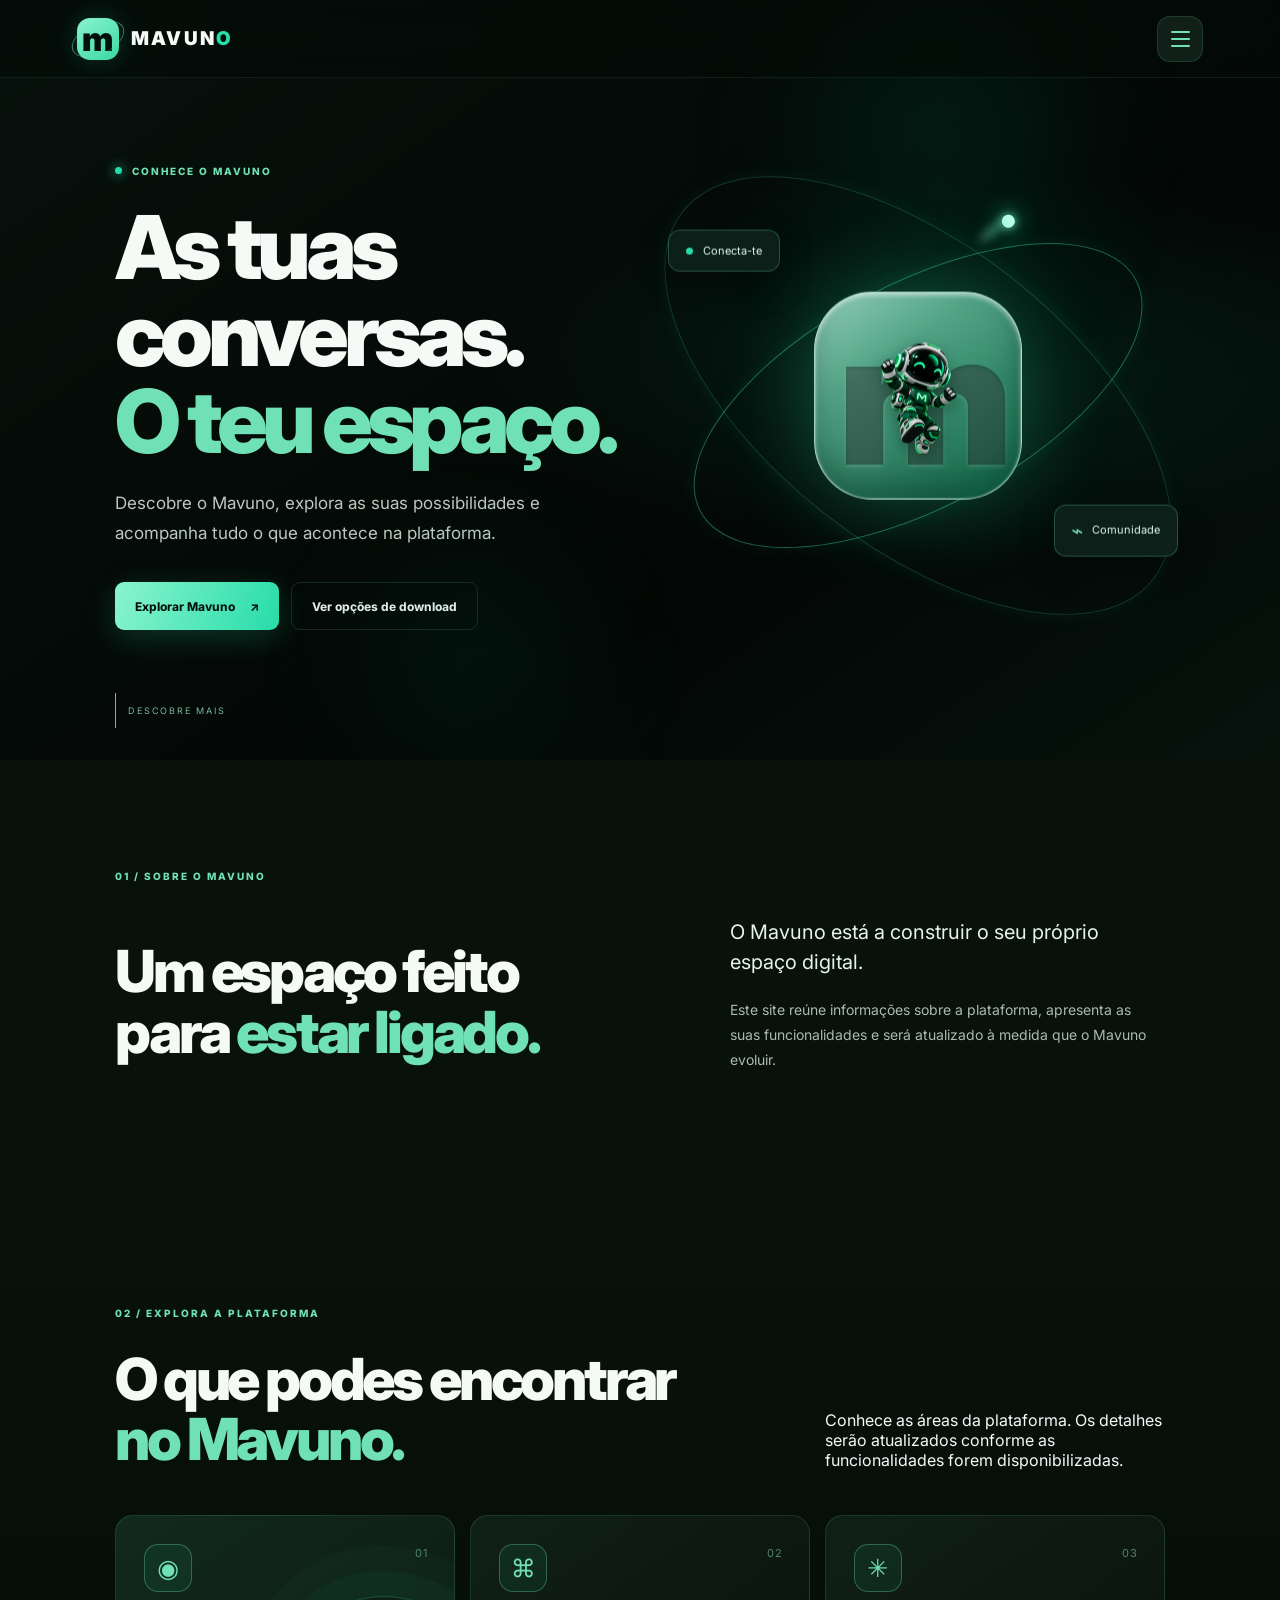
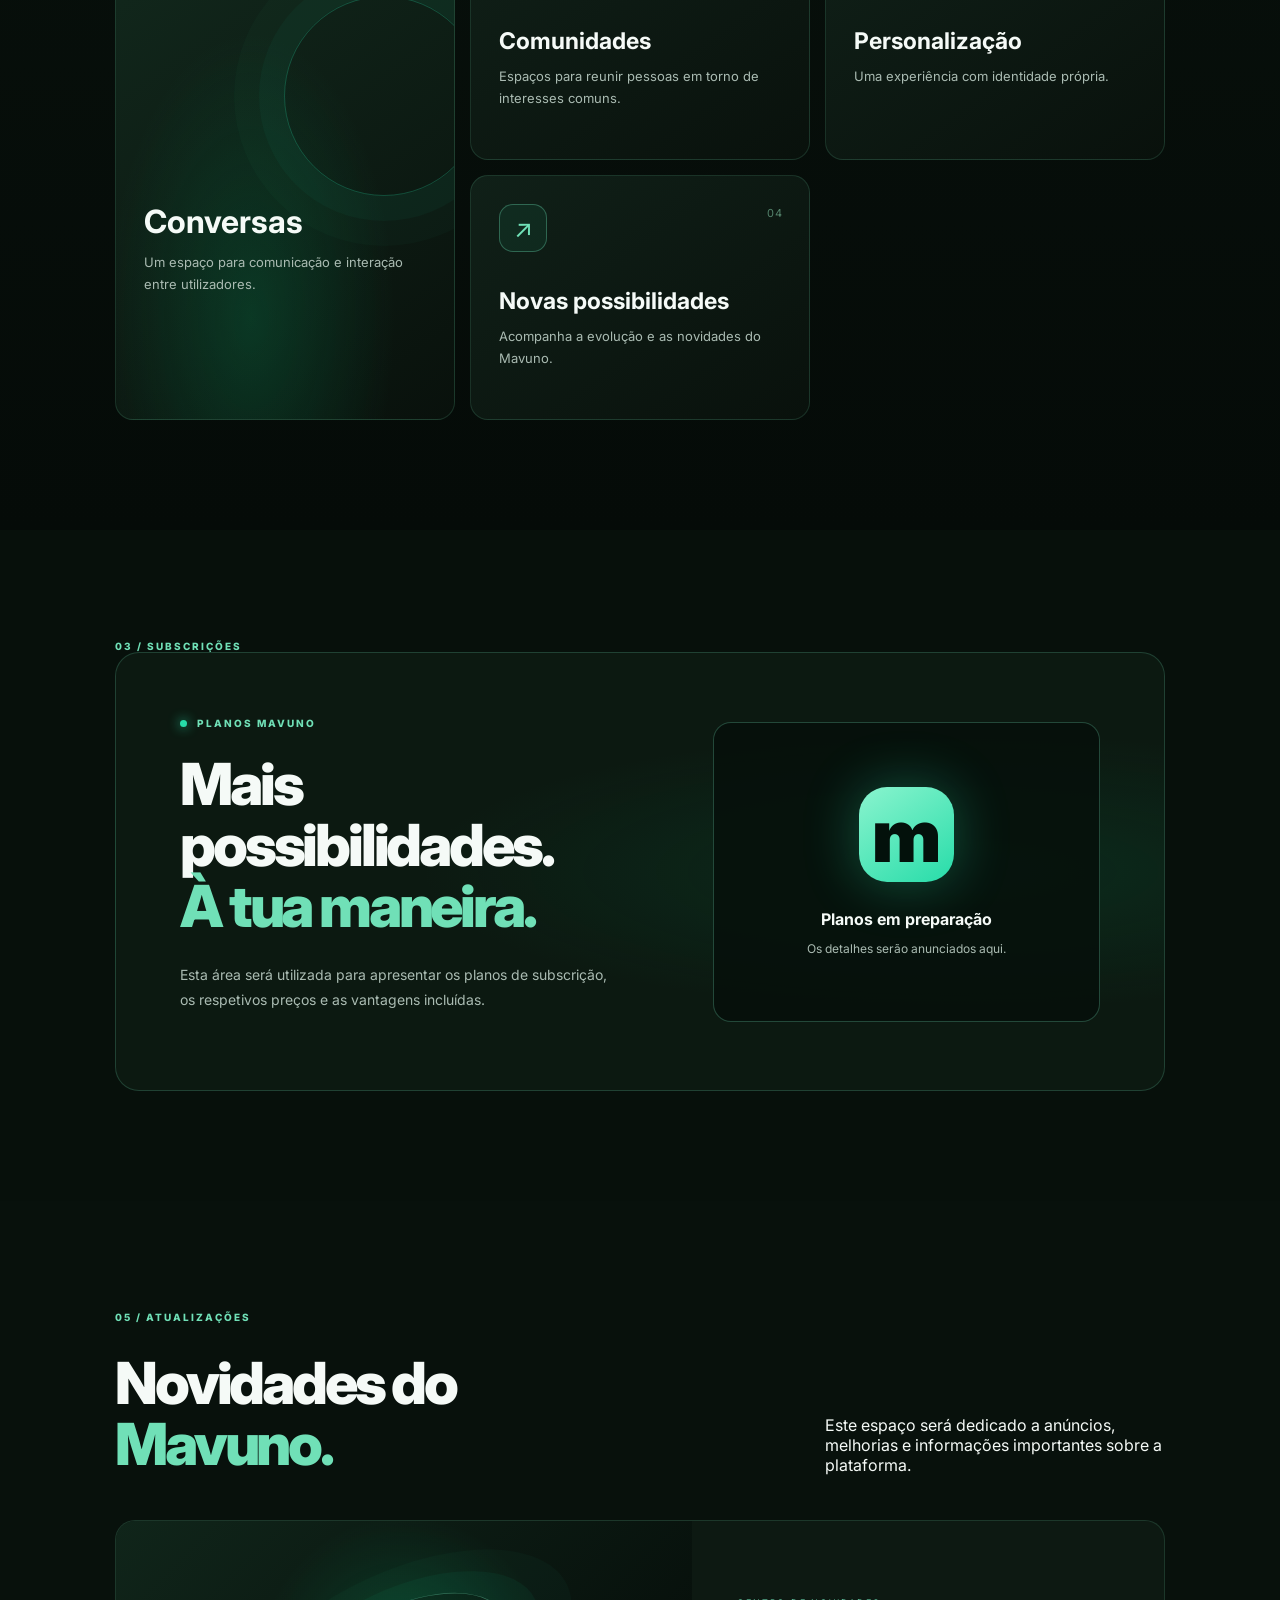
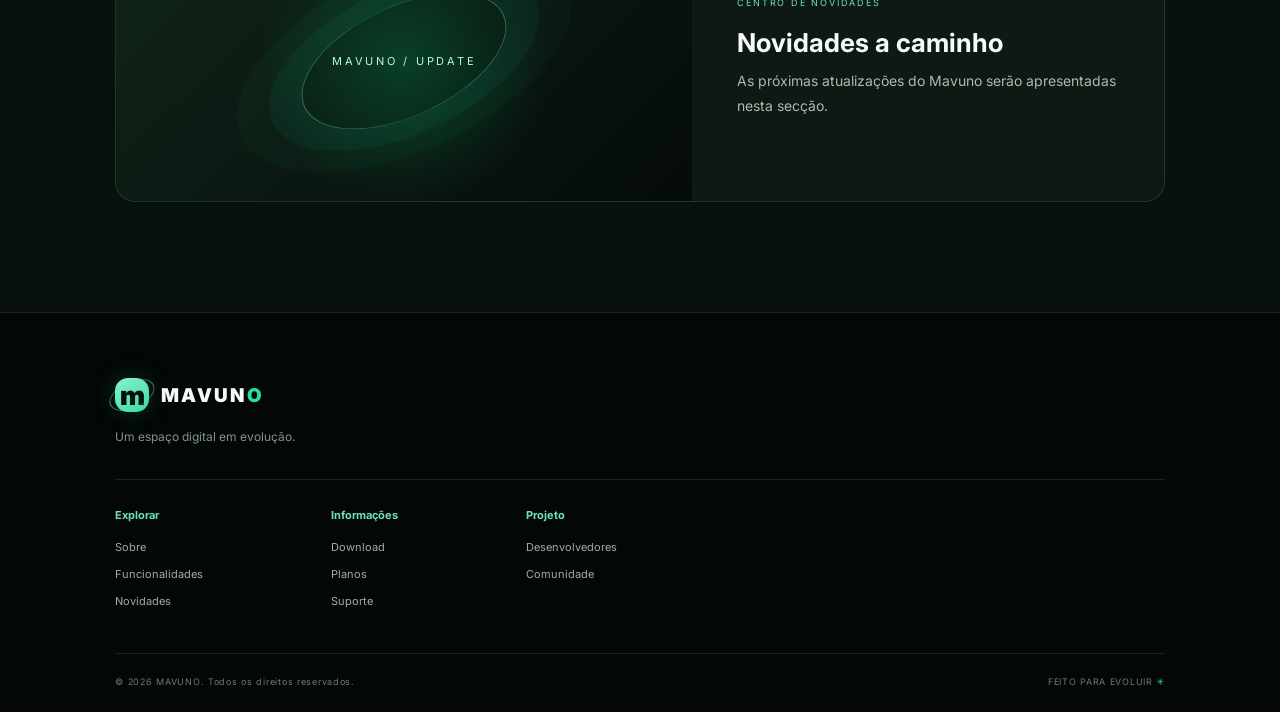
<file: index.html>
<!doctype html>
<html lang="pt">
<head>
  <meta charset="utf-8">
  <meta name="viewport" content="width=device-width, initial-scale=1">
  <meta name="theme-color" content="#050b08">
  <meta name="description" content="Conhece o Mavuno: funcionalidades, novidades, downloads e planos.">
  <title>Mavuno — A tua comunidade, num só lugar</title>
  <link rel="stylesheet" href="css/style.css">
</head>
<body>
  <header class="topbar">
    <a class="brand" href="#inicio" aria-label="Mavuno - Início">
      <span class="brand-mark">m<span class="brand-orbit"></span></span>
      <span class="brand-name">MAVUN<span>O</span></span>
    </a>
    <button class="menu-toggle" id="menuToggle" aria-label="Abrir menu" aria-expanded="false">
      <span></span><span></span><span></span>
    </button>
  </header>

  <div class="menu-backdrop" id="menuBackdrop"></div>
  <nav class="side-menu" id="sideMenu" aria-label="Menu principal">
    <div class="menu-head">
      <span class="menu-logo">m</span>
      <button class="menu-close" id="menuClose" aria-label="Fechar menu">×</button>
    </div>
      <a href="index.html#inicio">Início</a>
      <a href="download.html">Download</a>
    <a href="#planos">Subscrições / Planos</a>
    <a href="#funcionalidades">Funcionalidades</a>
    <a href="#novidades">Novidades</a>
    <a href="community.html">Comunidade</a>
    <a href="support.html">Ajuda e suporte</a>
    <a href="#desenvolvedores">Desenvolvedores</a>
    <div class="menu-note">MAVUNO · LIGA-TE AO QUE IMPORTA</div>
  </nav>

  <main>
    <section class="hero section" id="inicio">
      <div class="ambient ambient-one"></div><div class="ambient ambient-two"></div>
      <div class="hero-copy">
        <span class="eyebrow"><i></i> CONHECE O MAVUNO</span>
        <h1>As tuas conversas.<br><span>O teu espaço.</span></h1>
        <p>Descobre o Mavuno, explora as suas possibilidades e acompanha tudo o que acontece na plataforma.</p>
        <div class="hero-actions">
          <a class="button button-primary" href="#funcionalidades">Explorar Mavuno <span>↗</span></a>
          <a class="button button-quiet" href="download.html">Ver opções de download</a>
        </div>
      </div>
      <div class="hero-art" aria-label="Elemento gráfico abstrato do Mavuno">
        <div class="orbit orbit-a"></div><div class="orbit orbit-b"></div>
        <div class="hero-tile">
          <div class="hero-tile-viewport">
            <span class="hero-tile-letter">m</span>
            <img class="hero-astronaut" src="assets/astronaut.webp" alt="" aria-hidden="true" width="900" height="896">
          </div>
        </div>
        <div class="orbit-dot"></div>
        <div class="float-card card-top"><span class="mini-dot"></span> Conecta-te</div>
        <div class="float-card card-bottom"><span class="signal">⌁</span> Comunidade</div>
      </div>
      <a class="scroll-hint" href="#sobre"><span></span> DESCOBRE MAIS</a>
    </section>

    <section class="intro section" id="sobre">
      <div class="section-kicker">01 / SOBRE O MAVUNO</div>
      <div class="intro-grid">
        <h2>Um espaço feito<br>para <span>estar ligado.</span></h2>
        <div><p class="lead">O Mavuno está a construir o seu próprio espaço digital.</p>
          <p class="muted">Este site reúne informações sobre a plataforma, apresenta as suas funcionalidades e será atualizado à medida que o Mavuno evoluir.</p>
        </div>
      </div>
    </section>

    <section class="features section" id="funcionalidades">
      <div class="section-kicker">02 / EXPLORA A PLATAFORMA</div>
      <div class="section-heading"><h2>O que podes encontrar<br><span>no Mavuno.</span></h2><p>Conhece as áreas da plataforma. Os detalhes serão atualizados conforme as funcionalidades forem disponibilizadas.</p></div>
      <div class="feature-grid">
        <article class="feature-card feature-large"><div class="feature-icon">◉</div><span class="card-index">01</span><h3>Conversas</h3><p>Um espaço para comunicação e interação entre utilizadores.</p><div class="card-glow"></div></article>
        <article class="feature-card"><div class="feature-icon">⌘</div><span class="card-index">02</span><h3>Comunidades</h3><p>Espaços para reunir pessoas em torno de interesses comuns.</p></article>
        <article class="feature-card"><div class="feature-icon">✳</div><span class="card-index">03</span><h3>Personalização</h3><p>Uma experiência com identidade própria.</p></article>
        <article class="feature-card"><div class="feature-icon">↗</div><span class="card-index">04</span><h3>Novas possibilidades</h3><p>Acompanha a evolução e as novidades do Mavuno.</p></article>
      </div>
    </section>

    <section class="plans section" id="planos">
      <div class="section-kicker">03 / SUBSCRIÇÕES</div>
      <div class="plans-panel">
        <div><span class="eyebrow"><i></i> PLANOS MAVUNO</span><h2>Mais possibilidades.<br><span>À tua maneira.</span></h2><p class="muted">Esta área será utilizada para apresentar os planos de subscrição, os respetivos preços e as vantagens incluídas.</p></div>
        <div class="plan-placeholder"><div class="plan-orb">m</div><strong>Planos em preparação</strong><span>Os detalhes serão anunciados aqui.</span></div>
      </div>
    </section>

    <section class="news section" id="novidades">
      <div class="section-kicker">05 / ATUALIZAÇÕES</div>
      <div class="section-heading"><h2>Novidades do<br><span>Mavuno.</span></h2><p>Este espaço será dedicado a anúncios, melhorias e informações importantes sobre a plataforma.</p></div>
      <article class="news-card"><div class="news-visual"><div class="news-ring"></div><span> MAVUNO / UPDATE</span></div><div class="news-content"><span class="news-label">CENTRO DE NOVIDADES</span><h3>Novidades a caminho</h3><p class="muted">As próximas atualizações do Mavuno serão apresentadas nesta secção.</p></div></article>
    </section>

  </main>

  <footer class="footer" id="desenvolvedores">
    <div class="footer-main"><a class="brand" href="#inicio"><span class="brand-mark small-mark">m<span class="brand-orbit"></span></span><span class="brand-name">MAVUN<span>O</span></span></a><p>Um espaço digital em evolução.</p></div>
    <div class="footer-links"><div><strong>Explorar</strong><a href="#sobre">Sobre</a><a href="#funcionalidades">Funcionalidades</a><a href="#novidades">Novidades</a></div><div><strong>Informações</strong><a href="download.html">Download</a><a href="#planos">Planos</a><a href="support.html">Suporte</a></div><div><strong>Projeto</strong><a href="#desenvolvedores">Desenvolvedores</a><a href="community.html">Comunidade</a></div></div>
    <div class="footer-bottom"><span>© <span id="year"></span> MAVUNO. Todos os direitos reservados.</span><span>FEITO PARA EVOLUIR <b>✳</b></span></div>
  </footer>
  <script src="js/script.js"></script>
</body>
</html>
</file>
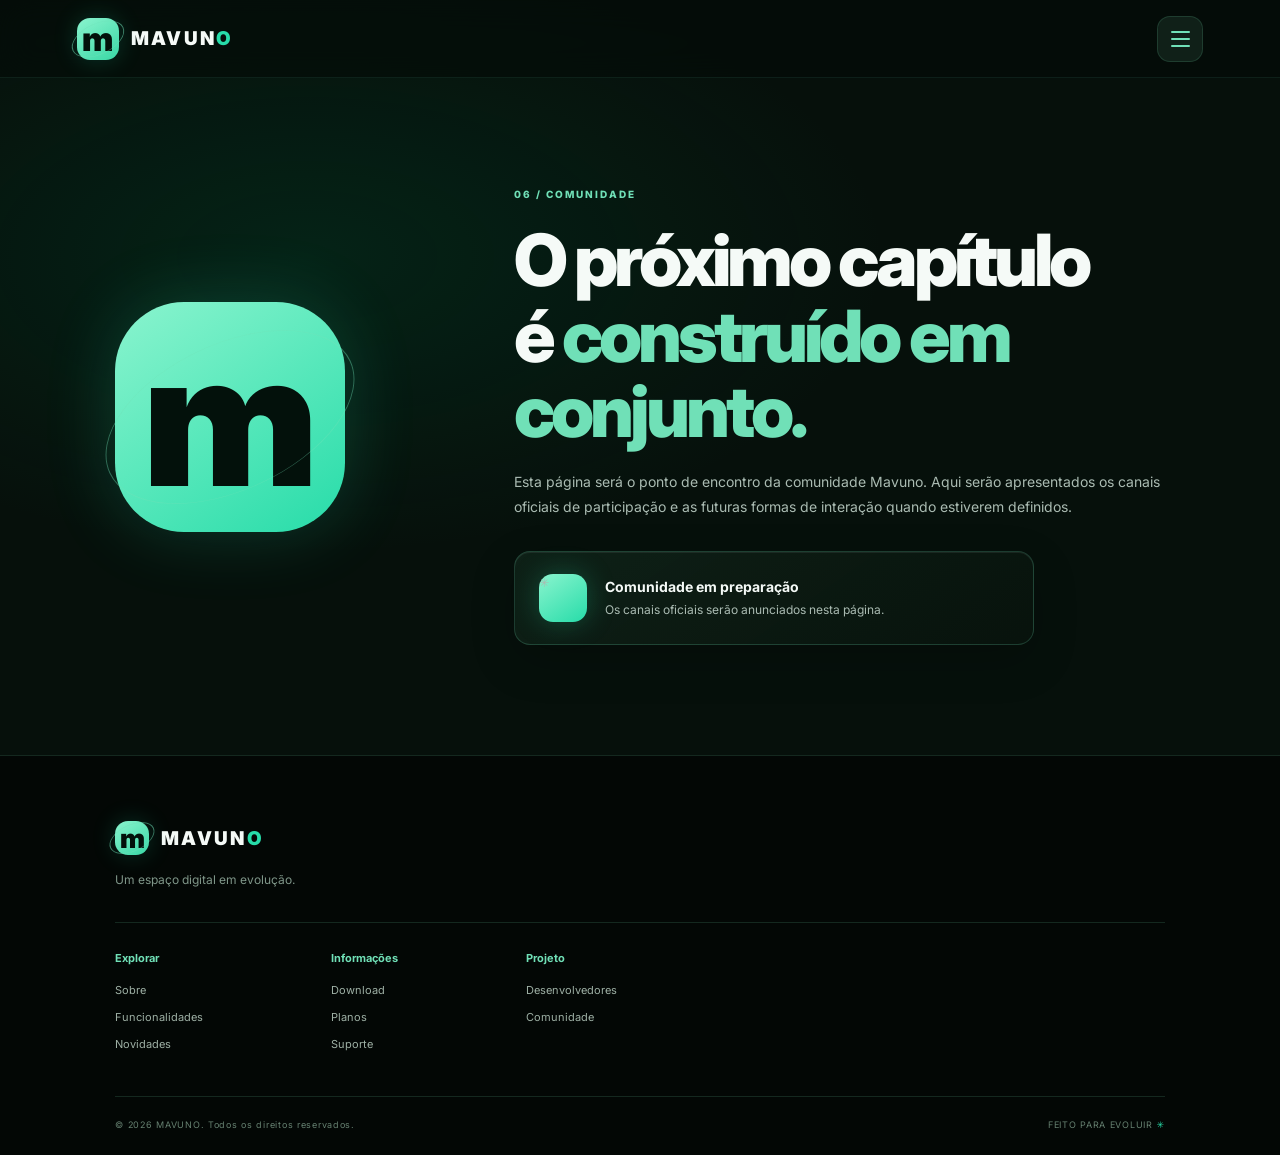
<file: community.html>
<!doctype html>
<html lang="pt">
<head>
  <meta charset="utf-8">
  <meta name="viewport" content="width=device-width, initial-scale=1">
  <meta name="theme-color" content="#050b08">
  <meta name="description" content="Página oficial da comunidade Mavuno.">
  <title>Comunidade — Mavuno</title>
  <link rel="stylesheet" href="css/style.css">
</head>
<body>
  <header class="topbar">
    <a class="brand" href="index.html#inicio" aria-label="Mavuno - Início">
      <span class="brand-mark">m<span class="brand-orbit"></span></span>
      <span class="brand-name">MAVUN<span>O</span></span>
    </a>
    <button class="menu-toggle" id="menuToggle" aria-label="Abrir menu" aria-expanded="false">
      <span></span><span></span><span></span>
    </button>
  </header>

  <div class="menu-backdrop" id="menuBackdrop"></div>
  <nav class="side-menu" id="sideMenu" aria-label="Menu principal">
    <div class="menu-head">
      <span class="menu-logo">m</span>
      <button class="menu-close" id="menuClose" aria-label="Fechar menu">×</button>
    </div>
    <a href="index.html#inicio">Início</a>
    <a href="download.html">Download</a>
    <a href="index.html#planos">Subscrições / Planos</a>
    <a href="index.html#funcionalidades">Funcionalidades</a>
    <a href="index.html#novidades">Novidades</a>
    <a href="community.html" aria-current="page">Comunidade</a>
    <a href="support.html">Ajuda e suporte</a>
    <a href="index.html#desenvolvedores">Desenvolvedores</a>
    <div class="menu-note">MAVUNO · LIGA-TE AO QUE IMPORTA</div>
  </nav>

  <main class="community-page">
    <section class="community section" id="comunidade">
      <div class="community-symbol">m</div>
      <div>
        <div class="section-kicker">06 / COMUNIDADE</div>
        <h1>O próximo capítulo<br>é <span>construído em conjunto.</span></h1>
        <p class="muted">Esta página será o ponto de encontro da comunidade Mavuno. Aqui serão apresentados os canais oficiais de participação e as futuras formas de interação quando estiverem definidos.</p>
        <div class="community-status" role="status">
          <span class="community-status-mark">✳</span>
          <div>
            <strong>Comunidade em preparação</strong>
            <span>Os canais oficiais serão anunciados nesta página.</span>
          </div>
        </div>
      </div>
    </section>
  </main>

  <footer class="footer" id="desenvolvedores">
    <div class="footer-main"><a class="brand" href="index.html#inicio"><span class="brand-mark small-mark">m<span class="brand-orbit"></span></span><span class="brand-name">MAVUN<span>O</span></span></a><p>Um espaço digital em evolução.</p></div>
    <div class="footer-links"><div><strong>Explorar</strong><a href="index.html#sobre">Sobre</a><a href="index.html#funcionalidades">Funcionalidades</a><a href="index.html#novidades">Novidades</a></div><div><strong>Informações</strong><a href="download.html">Download</a><a href="index.html#planos">Planos</a><a href="support.html">Suporte</a></div><div><strong>Projeto</strong><a href="index.html#desenvolvedores">Desenvolvedores</a><a href="community.html">Comunidade</a></div></div>
    <div class="footer-bottom"><span>© <span id="year"></span> MAVUNO. Todos os direitos reservados.</span><span>FEITO PARA EVOLUIR <b>✳</b></span></div>
  </footer>
  <script src="js/script.js"></script>
</body>
</html>
</file>
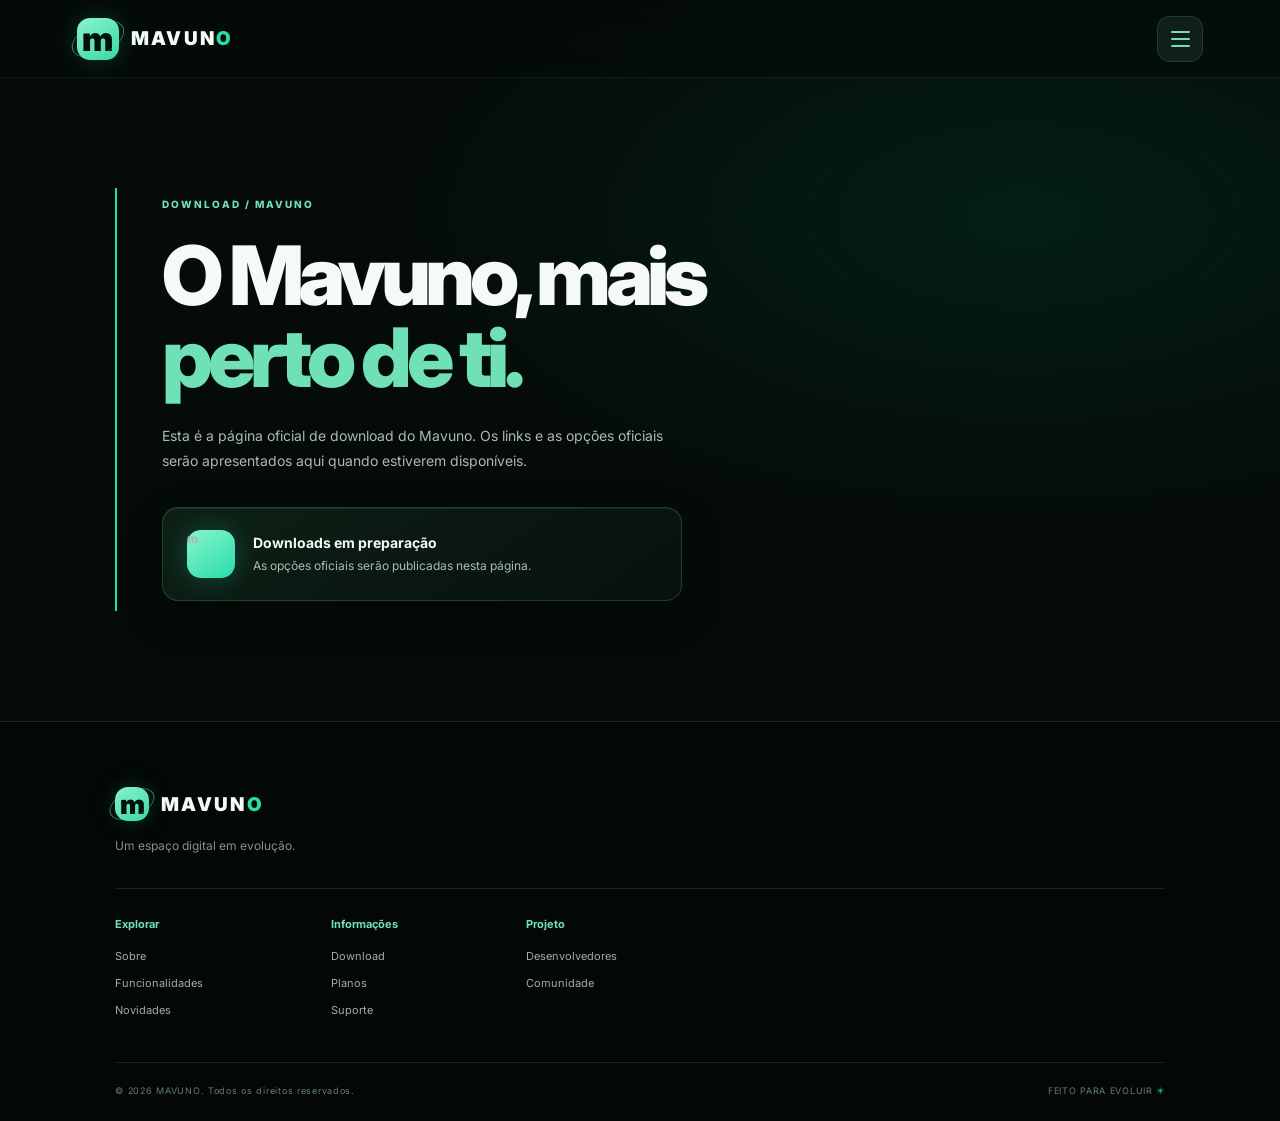
<file: download.html>
<!doctype html>
<html lang="pt">
<head>
  <meta charset="utf-8">
  <meta name="viewport" content="width=device-width, initial-scale=1">
  <meta name="theme-color" content="#050b08">
  <meta name="description" content="Página oficial de download do Mavuno.">
  <title>Download — Mavuno</title>
  <link rel="stylesheet" href="css/style.css">
</head>
<body>
  <header class="topbar">
    <a class="brand" href="index.html#inicio" aria-label="Mavuno - Início">
      <span class="brand-mark">m<span class="brand-orbit"></span></span>
      <span class="brand-name">MAVUN<span>O</span></span>
    </a>
    <button class="menu-toggle" id="menuToggle" aria-label="Abrir menu" aria-expanded="false">
      <span></span><span></span><span></span>
    </button>
  </header>

  <div class="menu-backdrop" id="menuBackdrop"></div>
  <nav class="side-menu" id="sideMenu" aria-label="Menu principal">
    <div class="menu-head">
      <span class="menu-logo">m</span>
      <button class="menu-close" id="menuClose" aria-label="Fechar menu">×</button>
    </div>
    <a href="index.html#inicio">Início</a>
    <a href="download.html" aria-current="page">Download</a>
    <a href="index.html#planos">Subscrições / Planos</a>
    <a href="index.html#funcionalidades">Funcionalidades</a>
    <a href="index.html#novidades">Novidades</a>
    <a href="community.html">Comunidade</a>
    <a href="support.html">Ajuda e suporte</a>
    <a href="index.html#desenvolvedores">Desenvolvedores</a>
    <div class="menu-note">MAVUNO · LIGA-TE AO QUE IMPORTA</div>
  </nav>

  <main class="download-page">
    <section class="download section" id="download">
      <div class="download-box">
        <div class="section-kicker">DOWNLOAD / MAVUNO</div>
        <h1>O Mavuno, mais<br><span>perto de ti.</span></h1>
        <p class="muted">Esta é a página oficial de download do Mavuno. Os links e as opções oficiais serão apresentados aqui quando estiverem disponíveis.</p>
        <div class="download-status" role="status">
          <span class="download-status-mark">m</span>
          <div>
            <strong>Downloads em preparação</strong>
            <span>As opções oficiais serão publicadas nesta página.</span>
          </div>
        </div>
      </div>
    </section>
  </main>

  <footer class="footer" id="desenvolvedores">
    <div class="footer-main"><a class="brand" href="index.html#inicio"><span class="brand-mark small-mark">m<span class="brand-orbit"></span></span><span class="brand-name">MAVUN<span>O</span></span></a><p>Um espaço digital em evolução.</p></div>
    <div class="footer-links"><div><strong>Explorar</strong><a href="index.html#sobre">Sobre</a><a href="index.html#funcionalidades">Funcionalidades</a><a href="index.html#novidades">Novidades</a></div><div><strong>Informações</strong><a href="download.html">Download</a><a href="index.html#planos">Planos</a><a href="support.html">Suporte</a></div><div><strong>Projeto</strong><a href="index.html#desenvolvedores">Desenvolvedores</a><a href="community.html">Comunidade</a></div></div>
    <div class="footer-bottom"><span>© <span id="year"></span> MAVUNO. Todos os direitos reservados.</span><span>FEITO PARA EVOLUIR <b>✳</b></span></div>
  </footer>
  <script src="js/script.js"></script>
</body>
</html>
</file>
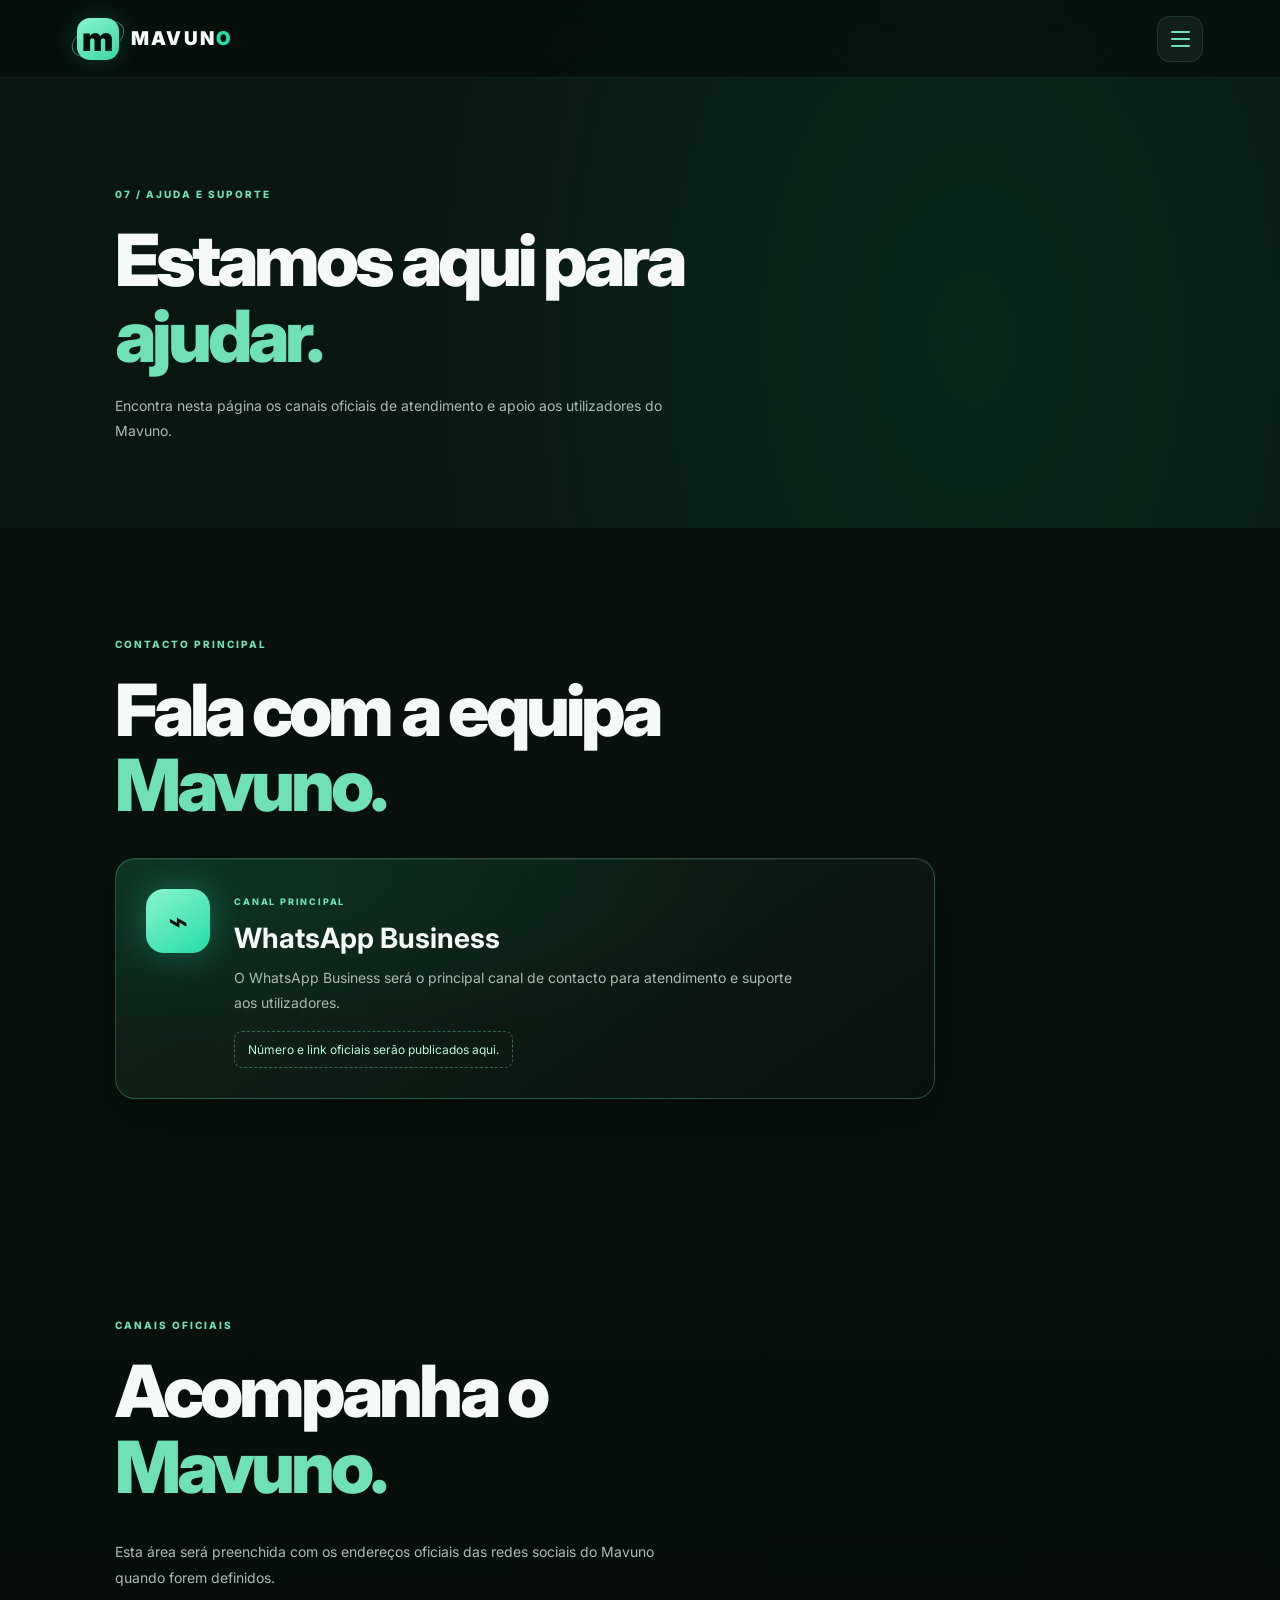
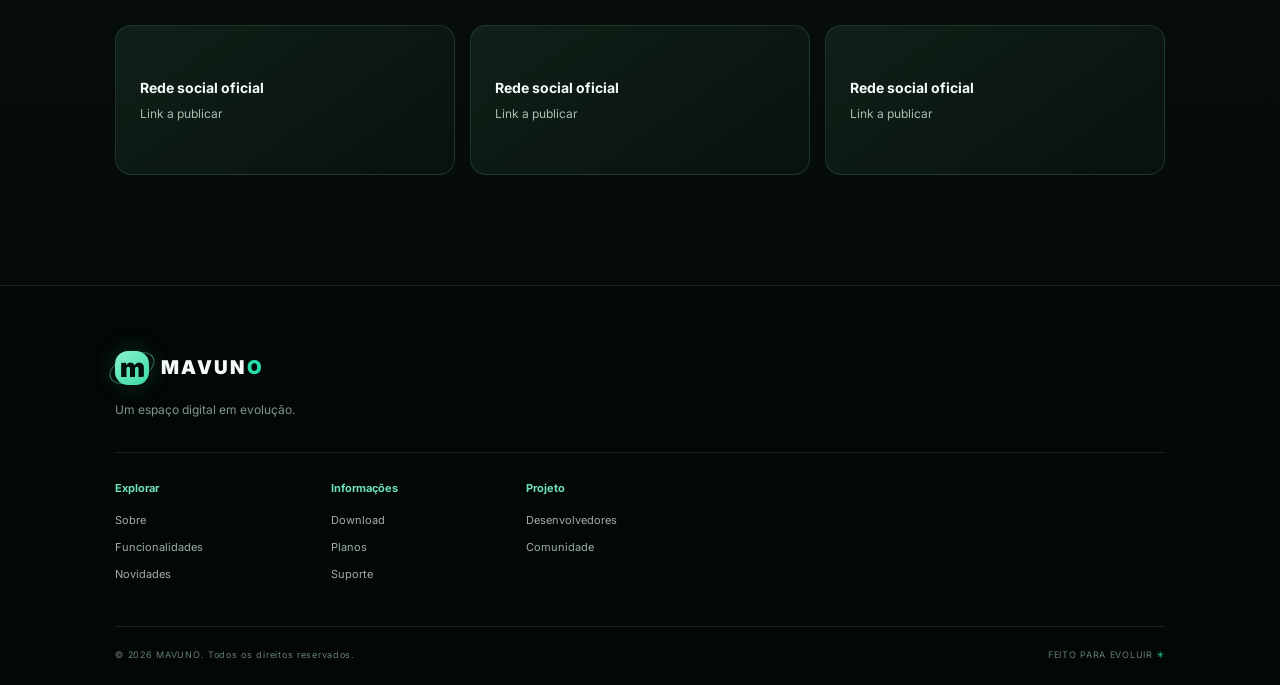
<file: support.html>
<!doctype html>
<html lang="pt">
<head>
  <meta charset="utf-8">
  <meta name="viewport" content="width=device-width, initial-scale=1">
  <meta name="theme-color" content="#050b08">
  <meta name="description" content="Página oficial de Ajuda e suporte do Mavuno.">
  <title>Ajuda e suporte — Mavuno</title>
  <link rel="stylesheet" href="css/style.css">
</head>
<body>
  <header class="topbar">
    <a class="brand" href="index.html#inicio" aria-label="Mavuno - Início">
      <span class="brand-mark">m<span class="brand-orbit"></span></span>
      <span class="brand-name">MAVUN<span>O</span></span>
    </a>
    <button class="menu-toggle" id="menuToggle" aria-label="Abrir menu" aria-expanded="false">
      <span></span><span></span><span></span>
    </button>
  </header>

  <div class="menu-backdrop" id="menuBackdrop"></div>
  <nav class="side-menu" id="sideMenu" aria-label="Menu principal">
    <div class="menu-head">
      <span class="menu-logo">m</span>
      <button class="menu-close" id="menuClose" aria-label="Fechar menu">×</button>
    </div>
    <a href="index.html#inicio">Início</a>
    <a href="download.html">Download</a>
    <a href="index.html#planos">Subscrições / Planos</a>
    <a href="index.html#funcionalidades">Funcionalidades</a>
    <a href="index.html#novidades">Novidades</a>
    <a href="community.html">Comunidade</a>
    <a href="support.html" aria-current="page">Ajuda e suporte</a>
    <a href="index.html#desenvolvedores">Desenvolvedores</a>
    <div class="menu-note">MAVUNO · LIGA-TE AO QUE IMPORTA</div>
  </nav>

  <main class="support-page">
    <section class="support-hero section">
      <div class="section-kicker">07 / AJUDA E SUPORTE</div>
      <h1>Estamos aqui para<br><span>ajudar.</span></h1>
      <p class="muted">Encontra nesta página os canais oficiais de atendimento e apoio aos utilizadores do Mavuno.</p>
    </section>

    <section class="support-channels section" aria-labelledby="support-channels-title">
      <div class="section-kicker">CONTACTO PRINCIPAL</div>
      <h2 id="support-channels-title">Fala com a equipa<br><span>Mavuno.</span></h2>
      <article class="support-channel support-channel-primary">
        <div class="support-channel-icon">⌁</div>
        <div class="support-channel-copy">
          <span class="support-channel-label">CANAL PRINCIPAL</span>
          <h3>WhatsApp Business</h3>
          <p class="muted">O WhatsApp Business será o principal canal de contacto para atendimento e suporte aos utilizadores.</p>
          <span class="support-placeholder">Número e link oficiais serão publicados aqui.</span>
        </div>
      </article>
    </section>

    <section class="support-social section" aria-labelledby="support-social-title">
      <div class="section-kicker">CANAIS OFICIAIS</div>
      <h2 id="support-social-title">Acompanha o<br><span>Mavuno.</span></h2>
      <p class="muted support-social-intro">Esta área será preenchida com os endereços oficiais das redes sociais do Mavuno quando forem definidos.</p>
      <div class="support-social-grid">
        <article class="support-social-card"><strong>Rede social oficial</strong><span>Link a publicar</span></article>
        <article class="support-social-card"><strong>Rede social oficial</strong><span>Link a publicar</span></article>
        <article class="support-social-card"><strong>Rede social oficial</strong><span>Link a publicar</span></article>
      </div>
    </section>
  </main>

  <footer class="footer" id="desenvolvedores">
    <div class="footer-main"><a class="brand" href="index.html#inicio"><span class="brand-mark small-mark">m<span class="brand-orbit"></span></span><span class="brand-name">MAVUN<span>O</span></span></a><p>Um espaço digital em evolução.</p></div>
    <div class="footer-links"><div><strong>Explorar</strong><a href="index.html#sobre">Sobre</a><a href="index.html#funcionalidades">Funcionalidades</a><a href="index.html#novidades">Novidades</a></div><div><strong>Informações</strong><a href="download.html">Download</a><a href="index.html#planos">Planos</a><a href="support.html">Suporte</a></div><div><strong>Projeto</strong><a href="index.html#desenvolvedores">Desenvolvedores</a><a href="community.html">Comunidade</a></div></div>
    <div class="footer-bottom"><span>© <span id="year"></span> MAVUNO. Todos os direitos reservados.</span><span>FEITO PARA EVOLUIR <b>✳</b></span></div>
  </footer>
  <script src="js/script.js"></script>
</body>
</html>
</file>
<file: css/style.css>
@import url('https://fonts.googleapis.com/css2?family=Inter:wght@400;500;600;700;800;900&display=swap');
:root{--bg:#050b08;--panel:#0b1510;--panel2:#0e1c15;--mint:#70e0b7;--mint2:#27dca9;--white:#f5faf7;--muted:#aabbb2;--line:rgba(112,224,183,.15)}
*{box-sizing:border-box}html{scroll-behavior:smooth;scroll-padding-top:86px}body{margin:0;background:var(--bg);color:var(--white);font-family:Inter,system-ui,sans-serif}a{color:inherit;text-decoration:none}.topbar{height:78px;padding:0 clamp(20px,6vw,88px);display:flex;align-items:center;justify-content:space-between;position:absolute;top:0;left:0;right:0;z-index:20;border-bottom:1px solid rgba(112,224,183,.09);background:rgba(5,11,8,.58);backdrop-filter:blur(16px)}.brand{display:flex;align-items:center;gap:12px}.brand-mark{width:42px;height:42px;display:grid;place-items:center;position:relative;border-radius:13px;background:linear-gradient(145deg,#8af4ce,#39d7a5);color:#03110b;font-size:34px;font-weight:900;line-height:1;box-shadow:0 0 25px #27dca933}.brand-orbit{position:absolute;inset:-7px;border:1px solid #70e0b788;border-radius:50%;transform:rotate(-25deg) scaleY(.55)}.brand-name{font-size:19px;font-weight:900;letter-spacing:.12em}.brand-name span{color:var(--mint2)}.menu-toggle{width:46px;height:46px;border:1px solid var(--line);border-radius:13px;background:#102018;color:var(--mint);display:flex;flex-direction:column;justify-content:center;align-items:center;gap:5px;cursor:pointer}.menu-toggle span{width:19px;height:2px;background:currentColor;border-radius:2px}.menu-backdrop{position:fixed;inset:0;background:#0009;opacity:0;visibility:hidden;z-index:29;transition:.3s}.side-menu{position:fixed;z-index:30;right:0;top:0;height:100dvh;width:min(390px,88vw);padding:28px 30px;background:linear-gradient(155deg,#10251a,#07100b 75%);border-left:1px solid #70e0b733;transform:translateX(105%);transition:transform .35s cubic-bezier(.2,.8,.2,1);display:flex;flex-direction:column;gap:0}.menu-open .side-menu{transform:translateX(0)}.menu-open .menu-backdrop{opacity:1;visibility:visible}.menu-head{display:flex;justify-content:space-between;align-items:center;margin-bottom:28px}.menu-logo{width:38px;height:38px;border-radius:12px;background:var(--mint2);color:#03110b;display:grid;place-items:center;font-size:30px;font-weight:900}.menu-close{border:0;background:#ffffff12;color:white;font-size:28px;width:38px;height:38px;border-radius:10px;cursor:pointer}.side-menu>a{padding:17px 2px;border-bottom:1px solid var(--line);font-size:14px;font-weight:650;color:#e6f5ed;transition:.2s}.side-menu>a:hover{color:var(--mint);padding-left:9px}.menu-note{margin-top:auto;color:#5f9c82;font-size:10px;letter-spacing:.15em}.section{padding:110px clamp(22px,9vw,140px);position:relative}.hero{min-height:760px;display:flex;align-items:center;overflow:hidden;padding-top:145px;background:radial-gradient(ellipse at 75% 48%,#06452e55,transparent 35%),linear-gradient(145deg,#07110c,#030705 65%,#06130d)}.hero-copy{position:relative;z-index:2;max-width:610px}.eyebrow,.section-kicker{font-size:10px;letter-spacing:.2em;font-weight:800;color:var(--mint);display:flex;align-items:center;gap:10px}.eyebrow i{width:7px;height:7px;background:var(--mint2);border-radius:50%;box-shadow:0 0 12px var(--mint2)}h1,h2,h3,p{margin-top:0}.hero h1{font-size:clamp(48px,7.5vw,88px);line-height:.99;letter-spacing:-.065em;margin:27px 0 24px;font-weight:850}.hero h1 span,h2 span{color:var(--mint)}.hero-copy>p{font-size:17px;line-height:1.75;color:#b9c9c0;max-width:520px}.hero-actions{display:flex;gap:12px;flex-wrap:wrap;margin-top:34px}.button{min-height:48px;padding:0 20px;border-radius:9px;display:inline-flex;align-items:center;justify-content:center;gap:15px;font-size:12px;font-weight:750;transition:.2s}.button:hover{transform:translateY(-3px)}.button-primary{background:linear-gradient(110deg,#8af4ce,#27dca9);color:#03110b;box-shadow:0 8px 30px #27dca933}.button-quiet{border:1px solid var(--line);color:#dcebe3}.hero-art{position:absolute;width:min(42vw,520px);aspect-ratio:1;right:8%;top:50%;transform:translateY(-47%);display:grid;place-items:center}.hero-tile{width:40%;aspect-ratio:1;border-radius:28%;display:grid;place-items:center;background:linear-gradient(145deg,#9bffdc,#24c990);color:#03110b;font-size:clamp(100px,17vw,190px);font-weight:900;letter-spacing:-.12em;padding-right:.1em;box-shadow:0 0 90px #27dca955,inset 0 3px 5px #fff8;z-index:2;animation:float 5s ease-in-out infinite}.orbit{position:absolute;border:1px solid #46e8b466;border-radius:50%;transform:rotate(-28deg);width:95%;height:43%;box-shadow:0 0 20px #27dca911}.orbit-b{width:115%;height:58%;transform:rotate(38deg);border-color:#46e8b433}.orbit-dot{position:absolute;width:13px;height:13px;border-radius:50%;background:#baffea;box-shadow:0 0 20px #70e0b7;top:18%;right:19%}.float-card{position:absolute;z-index:3;background:#10251dcc;border:1px solid #70e0b744;backdrop-filter:blur(10px);padding:13px 17px;border-radius:12px;font-size:11px;color:#dffbef;box-shadow:0 12px 35px #0005}.card-top{top:18%;left:2%}.card-bottom{bottom:19%;right:0}.mini-dot{display:inline-block;width:7px;height:7px;border-radius:50%;background:var(--mint2);margin-right:7px}.signal{font-size:20px;color:var(--mint);vertical-align:middle;margin-right:5px}.ambient{position:absolute;border-radius:50%;filter:blur(70px);pointer-events:none}.ambient-one{width:220px;height:220px;background:#00764c33;top:4%;right:18%}.ambient-two{width:180px;height:180px;background:#00b77b18;bottom:0;left:30%}.scroll-hint{position:absolute;bottom:32px;left:clamp(22px,9vw,140px);font-size:9px;letter-spacing:.2em;color:#76b99b;display:flex;align-items:center;gap:12px}.scroll-hint span{height:35px;width:1px;background:var(--mint2)}.intro{background:#08110c}.intro-grid{display:grid;grid-template-columns:1.1fr .9fr;gap:8%;margin-top:35px;align-items:center}.intro h2,.section-heading h2,.plans h2,.download h2,.community h2,.support h2{font-size:clamp(36px,5vw,58px);line-height:1.05;letter-spacing:-.055em;margin:0;font-weight:850}.lead{font-size:20px;line-height:1.5;color:#e7f4ed}.muted{color:var(--muted);font-size:14px;line-height:1.8}.features{background:linear-gradient(180deg,#08110c,#050b08)}.section-heading{display:flex;justify-content:space-between;align-items:end;gap:35px;margin:30px 0 45px}.section-heading>p{max-width:340px;margin:0}.feature-grid{display:grid;grid-template-columns:repeat(3,1fr);gap:15px}.feature-card{position:relative;min-height:245px;padding:28px;border:1px solid var(--line);border-radius:18px;background:linear-gradient(145deg,#102018,#09110c);overflow:hidden}.feature-large{grid-row:span 2;min-height:505px;background:radial-gradient(ellipse at 40% 80%,#08764a55,transparent 50%),linear-gradient(145deg,#12291d,#09110c)}.feature-icon{width:48px;height:48px;border:1px solid #70e0b755;border-radius:14px;display:grid;place-items:center;color:var(--mint);font-size:25px;background:#27dca911}.card-index{position:absolute;right:26px;top:30px;color:#54836c;font-size:11px;letter-spacing:.1em}.feature-card h3{font-size:23px;margin:35px 0 10px}.feature-card p{font-size:13px;line-height:1.7;color:var(--muted);max-width:270px}.feature-large h3{margin-top:210px;font-size:32px}.card-glow{position:absolute;width:200px;height:200px;border:1px solid #27dca944;border-radius:50%;right:-30px;top:80px;box-shadow:0 0 0 25px #27dca90a,0 0 0 50px #27dca906}.plans{background:#07100b}.plans-panel{border:1px solid #70e0b733;border-radius:24px;padding:clamp(28px,5vw,65px);display:grid;grid-template-columns:1fr .8fr;gap:50px;align-items:center;background:radial-gradient(ellipse at 80% 50%,#08784b33,transparent 45%),#0c1911}.plans-panel h2{margin:25px 0}.plans-panel .muted{max-width:440px}.plan-placeholder{min-height:300px;border:1px solid #70e0b744;border-radius:18px;background:#06100bd9;display:flex;flex-direction:column;align-items:center;justify-content:center;gap:12px;text-align:center;padding:25px}.plan-orb{width:95px;height:95px;border-radius:28px;display:grid;place-items:center;background:linear-gradient(145deg,#8af4ce,#27dca9);color:#03110b;font-size:75px;font-weight:900;box-shadow:0 0 55px #27dca955}.plan-placeholder strong{margin-top:15px}.plan-placeholder span{font-size:12px;color:var(--muted)}.download{background:radial-gradient(ellipse at 80% 50%,#006f4533,transparent 45%),#050b08}.download-box{border-left:2px solid var(--mint2);padding:10px 0 10px 45px;max-width:720px}.download h2{margin:25px 0}.download-box>.muted{max-width:540px}.download-actions{display:flex;gap:12px;flex-wrap:wrap;margin-top:28px}.button-outline{border:1px solid #70e0b755;color:var(--mint)}.disabled-link{opacity:.65;cursor:default}.disabled-link:hover{transform:none}.news{background:#08110c}.news-card{display:grid;grid-template-columns:1.1fr .9fr;border:1px solid var(--line);border-radius:20px;overflow:hidden;background:#0d1912}.news-visual{min-height:280px;position:relative;display:grid;place-items:center;overflow:hidden;background:radial-gradient(circle at center,#08784c66,transparent 45%),linear-gradient(135deg,#10251a,#050b08)}.news-visual span{z-index:1;font-size:11px;letter-spacing:.25em;color:#b8f8dd}.news-ring{position:absolute;width:220px;height:220px;border:1px solid #70e0b766;border-radius:50%;box-shadow:0 0 0 35px #27dca90c,0 0 0 70px #27dca908;transform:rotate(-25deg) scaleY(.5)}.news-content{padding:45px;align-self:center}.news-label{font-size:9px;letter-spacing:.2em;color:var(--mint)}.news-content h3{font-size:26px;margin:17px 0 10px}.community{display:grid;grid-template-columns:.5fr 1fr;gap:7%;align-items:center;background:#06100b}.community-symbol{width:min(230px,100%);aspect-ratio:1;border-radius:30%;display:grid;place-items:center;background:linear-gradient(145deg,#8af4ce,#27dca9);color:#03110b;font-size:190px;font-weight:900;box-shadow:0 0 70px #27dca933;position:relative}.community-symbol:after{content:"";position:absolute;inset:-18px;border:1px solid #70e0b766;border-radius:50%;transform:rotate(-25deg) scaleY(.55)}.community h2{margin:22px 0}.support{background:#0a1710}.support h2{margin:24px 0 14px}.support .muted{max-width:520px}.text-link{display:inline-flex;gap:14px;color:var(--mint);font-size:13px;font-weight:700;margin-top:18px}.footer{padding:65px clamp(22px,9vw,140px) 25px;background:#030705;border-top:1px solid var(--line)}.footer-main p{font-size:12px;color:#7f9689;margin:17px 0 35px}.small-mark{width:34px;height:34px;font-size:27px}.footer-links{display:flex;gap:clamp(45px,10vw,150px);padding:28px 0 45px;border-top:1px solid var(--line);border-bottom:1px solid var(--line)}.footer-links div{display:flex;flex-direction:column;gap:13px}.footer-links strong{font-size:11px;color:var(--mint);margin-bottom:5px}.footer-links a{font-size:11px;color:#9eb0a5}.footer-links a:hover{color:var(--mint)}.footer-bottom{display:flex;justify-content:space-between;gap:20px;padding-top:22px;color:#668171;font-size:9px;letter-spacing:.08em}.footer-bottom b{color:var(--mint2)}@keyframes float{0%,100%{transform:translateY(0) rotate(-4deg)}50%{transform:translateY(-14px) rotate(2deg)}}
@media(max-width:850px){.hero{min-height:760px;align-items:flex-start}.hero-copy{max-width:560px}.hero-art{width:48vw;right:4%;top:66%;opacity:.72}.hero h1{font-size:clamp(48px,10vw,76px)}.intro-grid,.plans-panel{grid-template-columns:1fr;gap:25px}.section-heading{display:block}.section-heading>p{margin-top:20px}.feature-grid{grid-template-columns:repeat(2,1fr)}.feature-large{grid-row:auto;min-height:300px}.feature-large h3{margin-top:90px}.plan-placeholder{min-height:250px}.community{grid-template-columns:180px 1fr}.community-symbol{font-size:145px}.news-card{grid-template-columns:1fr}.news-visual{min-height:220px}}
@media(max-width:560px){.topbar{height:68px}.brand-mark{width:37px;height:37px;font-size:30px}.brand-name{font-size:16px}.section{padding:82px 22px}.hero{min-height:720px;padding-top:135px}.hero-copy>p{font-size:15px;max-width:390px}.hero-actions{align-items:stretch;flex-direction:column;max-width:280px}.hero-art{width:78vw;right:5%;top:72%;opacity:.52}.hero-tile{font-size:130px}.scroll-hint{left:22px;bottom:20px}.intro-grid{gap:25px}.feature-grid{grid-template-columns:1fr}.feature-card,.feature-large{min-height:220px}.feature-large h3{margin-top:75px}.plans-panel{padding:25px}.download-box{padding-left:22px}.download-actions{flex-direction:column;align-items:flex-start}.news-content{padding:28px}.community{grid-template-columns:1fr;gap:35px}.community-symbol{width:130px;font-size:105px}.community h2{font-size:39px}.footer{padding:55px 22px 22px}.footer-links{gap:25px;flex-wrap:wrap}.footer-bottom{flex-direction:column;line-height:1.8}.side-menu{padding:24px}.side-menu>a{padding:15px 2px}}
@media(prefers-reduced-motion:reduce){*,*::before,*::after{scroll-behavior:auto!important;animation-duration:.01ms!important;transition-duration:.01ms!important}}

/* Hero astronauta: camada de vidro e movimento interno */
.hero-tile {
  position: relative;
  display: block;
  padding: 0;
  background: linear-gradient(145deg, rgba(155,255,220,.72), rgba(36,201,144,.48));
  border: 1px solid rgba(230,255,246,.62);
  backdrop-filter: blur(7px);
  -webkit-backdrop-filter: blur(7px);
  box-shadow: 0 0 90px #27dca955, inset 0 3px 5px #fff8, inset 0 -18px 30px rgba(0,43,28,.28);
}
.hero-tile-viewport {
  position: absolute;
  inset: 0;
  overflow: hidden;
  border-radius: inherit;
}
.hero-tile-letter {
  position: absolute;
  inset: 0;
  z-index: 1;
  display: grid;
  place-items: center;
  color: rgba(3,17,11,.43);
  font-size: clamp(100px,17vw,190px);
  font-weight: 900;
  line-height: 1;
  letter-spacing: -.18em;
  padding-right: .1em;
  text-shadow: 0 2px 4px rgba(255,255,255,.18);
}
.hero-astronaut {
  position: absolute;
  z-index: 2;
  width: 57%;
  height: auto;
  left: 50%;
  top: 51%;
  transform: translate(-50%, -50%);
  animation: astronaut-drift 3.2s ease-in-out infinite;
  filter: drop-shadow(0 5px 8px rgba(0,30,20,.42));
}
.hero-tile::after {
  content: "";
  position: absolute;
  z-index: 3;
  inset: 0;
  pointer-events: none;
  border-radius: inherit;
  background: linear-gradient(145deg, rgba(255,255,255,.22), transparent 34%, rgba(0,70,44,.14));
  box-shadow: inset 0 0 0 1px rgba(255,255,255,.14), inset 0 -12px 18px rgba(0,50,32,.12);
}
@keyframes astronaut-drift {
  0%,100% { transform: translate(-50%, -50%) translateY(0) rotate(-3deg); }
  50% { transform: translate(-50%, -50%) translateY(-4px) rotate(3deg); }
}

/* Ponto luminoso a percorrer uma órbita elíptica inclinada */
.orbit-dot {
  top: 28.5%;
  right: auto;
  left: 2.5%;
  width: 95%;
  height: 43%;
  border-radius: 50%;
  background: transparent;
  box-shadow: none;
  transform: rotate(-28deg);
  animation: orbit-dot-spin 7s linear infinite;
}
.orbit-dot::before {
  content: "";
  position: absolute;
  top: -6px;
  right: 16%;
  width: 13px;
  height: 13px;
  border-radius: 50%;
  background: #baffea;
  box-shadow: 0 0 10px #70e0b7, 0 0 24px #27dca9, 0 0 42px #27dca977;
}
.orbit-dot::after {
  content: "";
  position: absolute;
  top: -2px;
  right: calc(16% + 8px);
  width: 34px;
  height: 7px;
  border-radius: 50%;
  background: #70e0b788;
  filter: blur(5px);
  transform: rotate(-12deg);
}
@keyframes orbit-dot-spin {
  from { transform: rotate(-28deg); }
  to { transform: rotate(332deg); }
}

@media(max-width:560px) {
  .hero {
    flex-direction: column;
    min-height: 1020px;
  }
  .hero-art {
    position: relative;
    width: min(100%, 360px);
    right: auto;
    top: auto;
    transform: none;
    margin: 38px auto 72px;
    opacity: 1;
    flex: 0 0 auto;
  }
  .hero-tile-letter { font-size: 130px; }
  .hero-astronaut { width: 56%; }
}

@media(prefers-reduced-motion:reduce) {
  .hero-astronaut,
  .orbit-dot { animation: none; }
}

@media (min-width:561px) and (max-width:850px) {
  .hero {
    flex-direction: column;
    min-height: 1050px;
  }
  .hero-art {
    position: relative;
    width: min(100%, 520px);
    right: auto;
    top: auto;
    transform: none;
    margin: 42px auto 72px;
    opacity: 1;
    flex: 0 0 auto;
  }
}

/* Página independente de Download */
.download-page {
  min-height: calc(100vh - 250px);
  padding-top: 78px;
  background: radial-gradient(ellipse at 80% 30%, #006f4533, transparent 45%), #050b08;
}
.download-page .download {
  min-height: 620px;
  display: flex;
  align-items: center;
  background: transparent;
}
.download-page .download-box {
  width: min(100%, 760px);
}
.download-page h1 {
  font-size: clamp(44px, 7vw, 82px);
  line-height: 1;
  letter-spacing: -.065em;
  margin: 25px 0 24px;
  font-weight: 850;
}
.download-page h1 span {
  color: var(--mint);
}
.download-status {
  display: flex;
  align-items: center;
  gap: 18px;
  width: min(100%, 520px);
  margin-top: 34px;
  padding: 22px 24px;
  border: 1px solid #70e0b733;
  border-radius: 16px;
  background: linear-gradient(145deg, #10251acc, #09130ddd);
  box-shadow: inset 0 1px 0 #ffffff12, 0 16px 45px #0003;
}
.download-status-mark {
  width: 48px;
  height: 48px;
  flex: 0 0 auto;
  display: grid;
  place-items: center;
  border-radius: 14px;
  background: linear-gradient(145deg, #8af4ce, #27dca9);
  color: #03110b;
  font-size: 34px;
  font-weight: 900;
  box-shadow: 0 0 28px #27dca944;
}
.download-status strong,
.download-status span {
  display: block;
}
.download-status strong {
  margin-bottom: 6px;
  color: var(--white);
  font-size: 14px;
}
.download-status span {
  color: var(--muted);
  font-size: 12px;
  line-height: 1.5;
}
@media(max-width:560px) {
  .download-page {
    padding-top: 68px;
  }
  .download-page .download {
    min-height: 620px;
  }
  .download-page .download-box {
    padding-left: 22px;
  }
  .download-status {
    align-items: flex-start;
    padding: 18px;
  }
}

/* Página independente de Comunidade */
.community-page {
  min-height: calc(100vh - 250px);
  padding-top: 78px;
  background: radial-gradient(ellipse at 24% 34%, #006f4533, transparent 42%), #06100b;
}
.community-page .community {
  min-height: 620px;
  grid-template-columns: minmax(180px, .5fr) 1fr;
  background: transparent;
}
.community-page h1 {
  font-size: clamp(42px, 6vw, 72px);
  line-height: 1.05;
  letter-spacing: -.055em;
  margin: 22px 0 20px;
  font-weight: 850;
}
.community-page h1 span {
  color: var(--mint);
}
.community-status {
  display: flex;
  align-items: center;
  gap: 18px;
  width: min(100%, 520px);
  margin-top: 32px;
  padding: 22px 24px;
  border: 1px solid #70e0b733;
  border-radius: 16px;
  background: linear-gradient(145deg, #10251acc, #09130ddd);
  box-shadow: inset 0 1px 0 #ffffff12, 0 16px 45px #0003;
}
.community-status-mark {
  width: 48px;
  height: 48px;
  flex: 0 0 auto;
  display: grid;
  place-items: center;
  border-radius: 14px;
  background: linear-gradient(145deg, #8af4ce, #27dca9);
  color: #03110b;
  font-size: 22px;
  font-weight: 900;
  box-shadow: 0 0 28px #27dca944;
}
.community-status strong,
.community-status span {
  display: block;
}
.community-status strong {
  margin-bottom: 6px;
  color: var(--white);
  font-size: 14px;
}
.community-status span {
  color: var(--muted);
  font-size: 12px;
  line-height: 1.5;
}
@media(max-width:850px) {
  .community-page .community {
    grid-template-columns: 180px 1fr;
  }
}
@media(max-width:560px) {
  .community-page {
    padding-top: 68px;
  }
  .community-page .community {
    min-height: 760px;
    grid-template-columns: 1fr;
    gap: 35px;
  }
  .community-page .community-symbol {
    width: 130px;
    font-size: 105px;
  }
  .community-page .community > div:last-child {
    padding-left: 22px;
  }
  .community-status {
    align-items: flex-start;
    padding: 18px;
  }
}

/* Página independente de Ajuda e suporte */
.support-page {
  min-height: calc(100vh - 250px);
  padding-top: 78px;
  background: radial-gradient(ellipse at 76% 18%, #006f4533, transparent 42%), #0a1710;
}
.support-hero {
  min-height: 420px;
  padding-bottom: 70px;
  background: transparent;
}
.support-hero h1,
.support-channels h2,
.support-social h2 {
  font-size: clamp(42px, 6vw, 72px);
  line-height: 1.05;
  letter-spacing: -.055em;
  margin: 22px 0 20px;
  font-weight: 850;
}
.support-hero h1 span,
.support-channels h2 span,
.support-social h2 span {
  color: var(--mint);
}
.support-hero > .muted {
  max-width: 560px;
}
.support-channels,
.support-social {
  background: #08110c;
}
.support-channels h2,
.support-social h2 {
  margin-bottom: 35px;
}
.support-channel {
  display: flex;
  align-items: flex-start;
  gap: 24px;
  max-width: 820px;
  padding: 30px;
  border: 1px solid #70e0b744;
  border-radius: 20px;
  background: radial-gradient(ellipse at 10% 10%, #08784b33, transparent 55%), linear-gradient(145deg, #10251a, #09110c);
  box-shadow: 0 18px 50px #0004, inset 0 1px 0 #ffffff12;
}
.support-channel-icon {
  width: 64px;
  height: 64px;
  flex: 0 0 auto;
  display: grid;
  place-items: center;
  border-radius: 18px;
  background: linear-gradient(145deg, #8af4ce, #27dca9);
  color: #03110b;
  font-size: 34px;
  font-weight: 900;
  box-shadow: 0 0 34px #27dca955;
}
.support-channel-label {
  color: var(--mint);
  font-size: 9px;
  font-weight: 800;
  letter-spacing: .2em;
}
.support-channel h3 {
  font-size: 28px;
  margin: 12px 0 10px;
}
.support-channel-copy .muted {
  max-width: 560px;
  margin-bottom: 16px;
}
.support-placeholder {
  display: inline-block;
  padding: 10px 13px;
  border: 1px dashed #70e0b766;
  border-radius: 8px;
  color: #b8f8dd;
  font-size: 12px;
}
.support-social {
  background: linear-gradient(180deg, #08110c, #050b08);
}
.support-social-intro {
  max-width: 560px;
}
.support-social-grid {
  display: grid;
  grid-template-columns: repeat(3, 1fr);
  gap: 15px;
  margin-top: 35px;
}
.support-social-card {
  min-height: 150px;
  display: flex;
  flex-direction: column;
  justify-content: center;
  gap: 10px;
  padding: 24px;
  border: 1px solid var(--line);
  border-radius: 16px;
  background: linear-gradient(145deg, #102018, #09110c);
}
.support-social-card strong {
  color: var(--white);
  font-size: 14px;
}
.support-social-card span {
  color: var(--muted);
  font-size: 12px;
}
@media(max-width:850px) {
  .support-social-grid {
    grid-template-columns: repeat(2, 1fr);
  }
}
@media(max-width:560px) {
  .support-page {
    padding-top: 68px;
  }
  .support-hero {
    min-height: 410px;
  }
  .support-channel {
    flex-direction: column;
    padding: 22px;
  }
  .support-social-grid {
    grid-template-columns: 1fr;
  }
}
</file>
